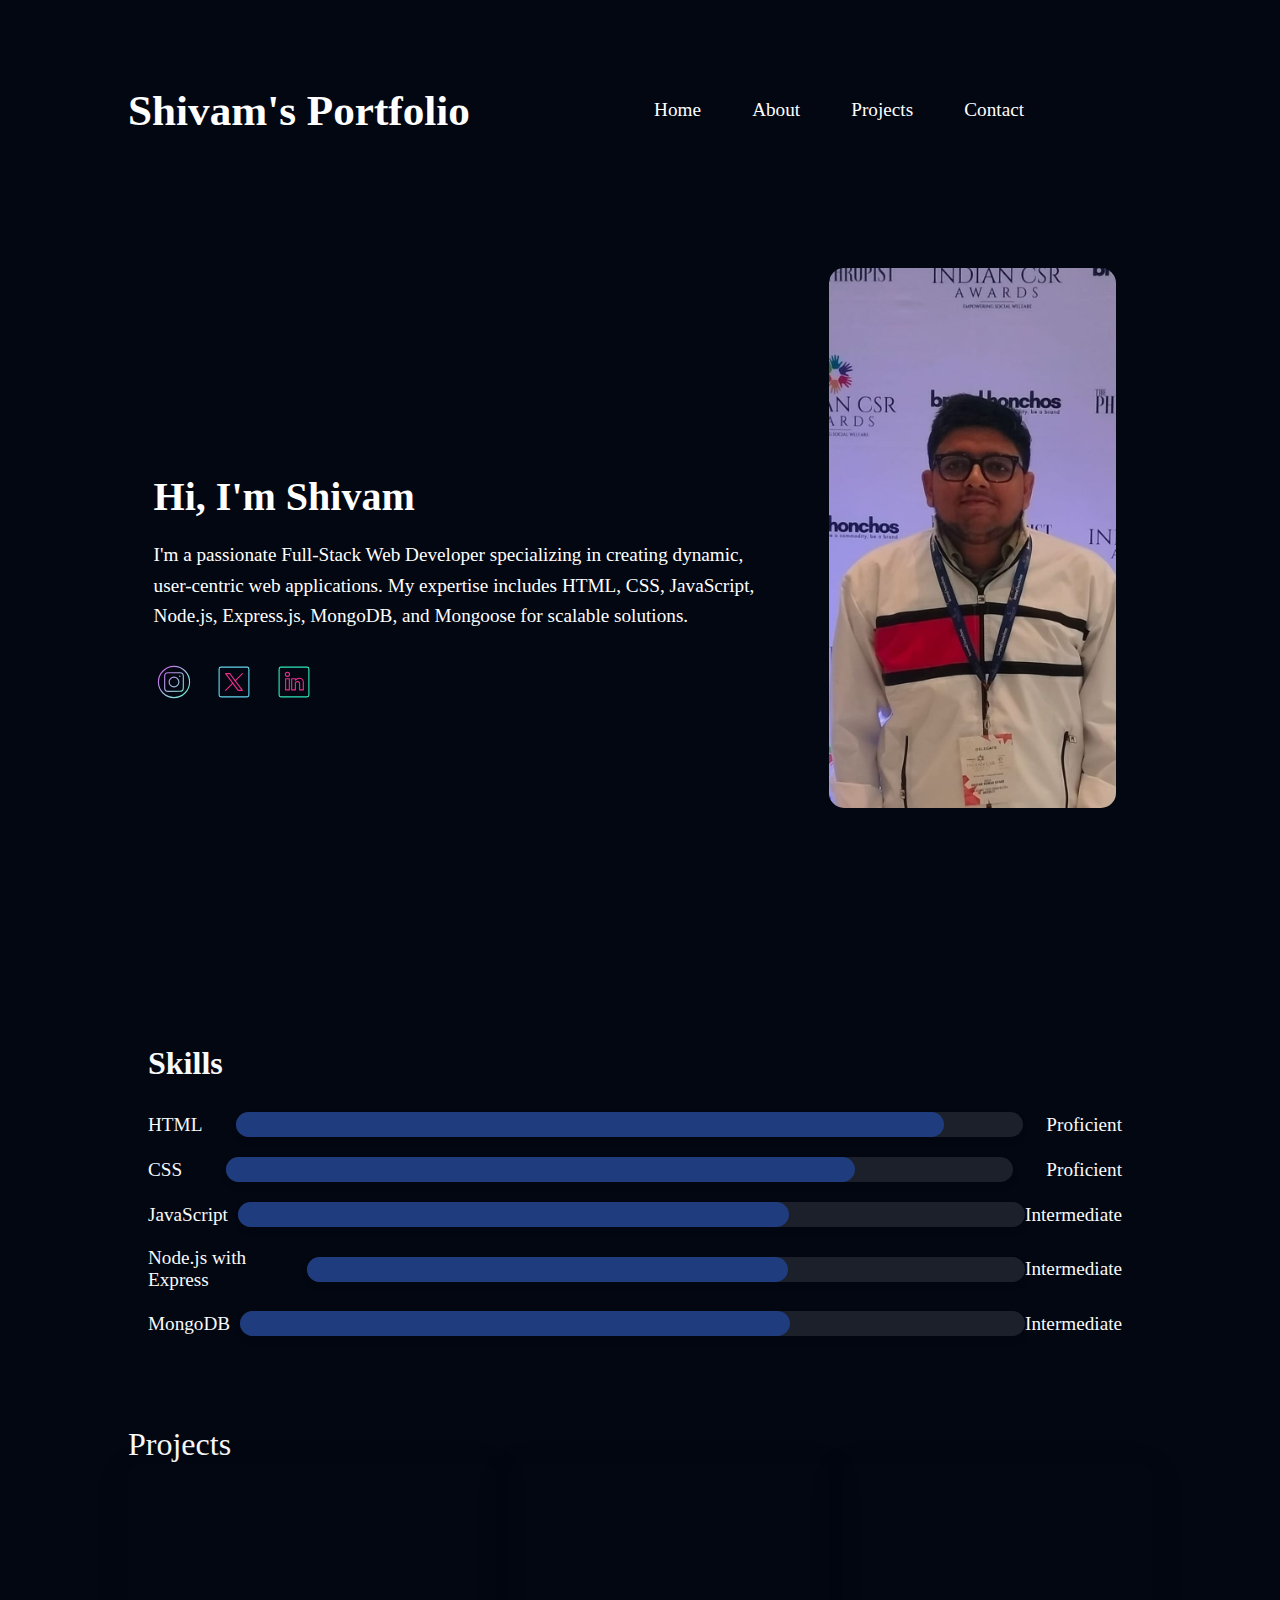
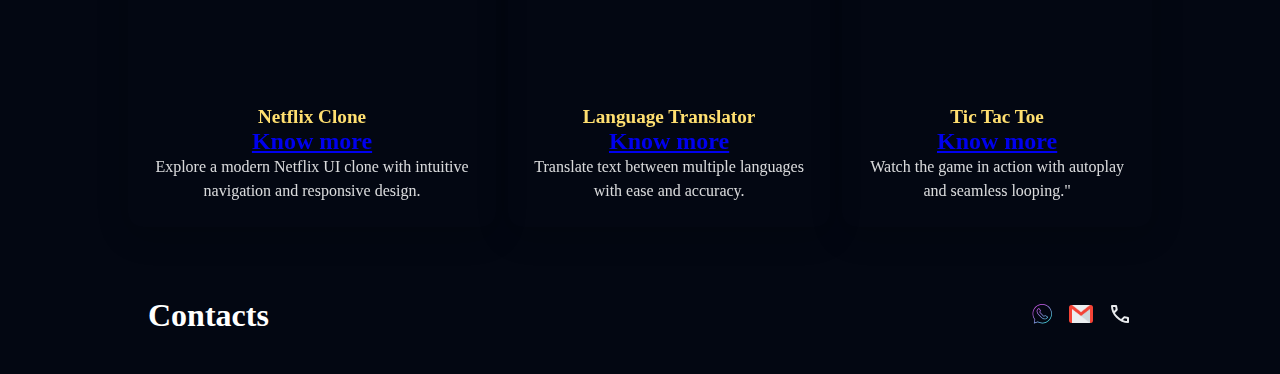
<file: index.html>
<!DOCTYPE html>
<html lang="en">

<head>
    <meta charset="UTF-8">
    <meta name="viewport" content="width=device-width, initial-scale=1.0">
    <title>Portfolio by Shivam</title>
    <link rel="stylesheet" href="home.css">
    <script src="script.js"></script>
    

</head>

<body>
    <!-- Navigation Section -->
    <nav>
        <h2>Shivam's Portfolio</h2>
        <ul class="nav">
            <li><a href="#">Home</a></li>
            <li><a href="#about" aria-label="About Section">About</a></li>
            <li><a href="#projects" aria-label="Projects Section">Projects</a></li>
            <li><a href="./contact.html" aria-label="Contact Section">Contact</a></li>
        </ul>
    </nav>

    <!-- Hero Section -->
    <section id="about">
        <div class="hero">
            <div class="main">
                <h1>Hi, I'm Shivam</h1>
                <p>
                    I'm a passionate Full-Stack Web Developer specializing in creating dynamic, user-centric web
                    applications.
                    My expertise includes HTML, CSS, JavaScript, Node.js, Express.js, MongoDB, and Mongoose for scalable
                    solutions.
                </p>
                <div class="socialMediaIcons">
                    <a href="https://www.instagram.com/shivamkumarkhare" target="_blank" aria-label="Instagram Profile">
                        <img src="./images/instagramicon.svg" alt="Instagram Icon">
                    </a>
                    <a href="https://x.com/shivamkhare6762" target="_blank" aria-label="Twitter Profile">
                        <img src="./images/twitter.svg" alt="Twitter Icon">
                    </a>
                    <a href="https://linkedin.com" target="_blank" aria-label="LinkedIn Profile">
                        <img src="./images/linkedin.svg" alt="LinkedIn Icon">
                    </a>
                </div>
            </div>
            <div class="image">
                <img src="./images/PI.jpg" alt="Shivam's Profile Picture">
            </div>
        </div>
    </section>


    <!-- skill section -->
    <section id="skills">
        <h2>Skills</h2>
        <div class="skill">
            <span>HTML</span>
            <div class="loader">
                <div class="progress html-progress"></div>

            </div>
            <span>Proficient</span>

        </div>
        <div class="skill">
            <span>CSS</span>
            <div class="loader">
                <div class="progress css-progress"></div>
            </div>
            <span>Proficient</span>
        </div>
        <div class="skill">
            <span>JavaScript</span>
            <div class="loader">
                <div class="progress js-progress"></div>
            </div>
            <span>Intermediate</span>
        </div>
        <div class="skill">
            <span>Node.js with Express</span>
            <div class="loader">
                <div class="progress node-progress"></div>
            </div>
            <span>Intermediate</span>
        </div>
        <div class="skill">
            <span>MongoDB</span>
            <div class="loader">
                <div class="progress mongodb-progress"></div>
            </div>
            <span>Intermediate</span>
        </div>
    </section>

    <!-- Project section -->
    <section id="projects"></section>
        <span style="font-size: 2em;
        margin-bottom: 20px;padding-bottom: 20px;">Projects</span>
        <div id="Projects">
            <!-- card 1 -->
            <div class="card">
                <video src="https://res.cloudinary.com/dvvljjxge/video/upload/v1734074108/netflix_fzv6wv.mp4" autoplay loop muted class="card-image"></video>
            
            <div class="card-content">
                <span class="card-category">Netflix Clone</span>
                <h2 class="card-title"><a href="https://res.cloudinary.com/dvvljjxge/video/upload/v1734074108/netflix_fzv6wv.mp4"> Know more</a></h2>
            </div>
            <p class="card-description">Explore a modern Netflix UI clone with intuitive navigation and responsive design.</p>
            </div>
            <!-- card 2 -->
         <div class="card">
            <video src="https://res.cloudinary.com/dvvljjxge/video/upload/v1734074143/language_translator_qxoin2.mp4" autoplay loop muted class="card-image"></video>
           
            <div class="card-content">
                <span class="card-category">Language Translator </span>
                <h2 class="card-title"><a href="https://res.cloudinary.com/dvvljjxge/video/upload/v1734074143/language_translator_qxoin2.mp4"> Know more <br> </a></h2>
            </div>
            <p class="card-description">Translate text between multiple languages with ease and accuracy.</p>
            </div>
            <!-- card 3 -->
            <div class="card">
                <video src="https://res.cloudinary.com/dvvljjxge/video/upload/v1734074107/A_tic_tac_toe_xdyy8w.mp4" autoplay loop muted class="card-image"></video>
                <div class="card-content">
                    <span class="card-category">Tic Tac Toe   </span>
                    <h2 class="card-title"><a href="https://res.cloudinary.com/dvvljjxge/video/upload/v1734074107/A_tic_tac_toe_xdyy8w.mp4"> Know more</a></h2>
                </div>
                <p class="card-description">Watch the game in action with autoplay and seamless looping."</p>
            </div>
    
        </div>
    </section>


    <footer class="footer">
        <div class="footer-container">
            <p style="font-size: 2em;"> <b>Contacts</b></p>
            <div class="social-icons">
                <a href="https://wa.me/91000000000" target="_blank" title="Whatsapp">
                    <img src="./images/whatsapp.svg" alt="Whatsapp">
                </a>


                <a target="_blank" href="https://mail.google.com/mail/?view=cm&fs=1&to=shivamkhare6762@gmail.com" title="Gmail">
                    <img src="./images/gmail_732200.png" alt="gmail">
                </a>


                <a href="tel:+915634567872" title="call">
                    <img src="./images/call.svg" alt="Call">
                </a>
            </div>
        </div>
    </footer>

</body>

</html>
</file>
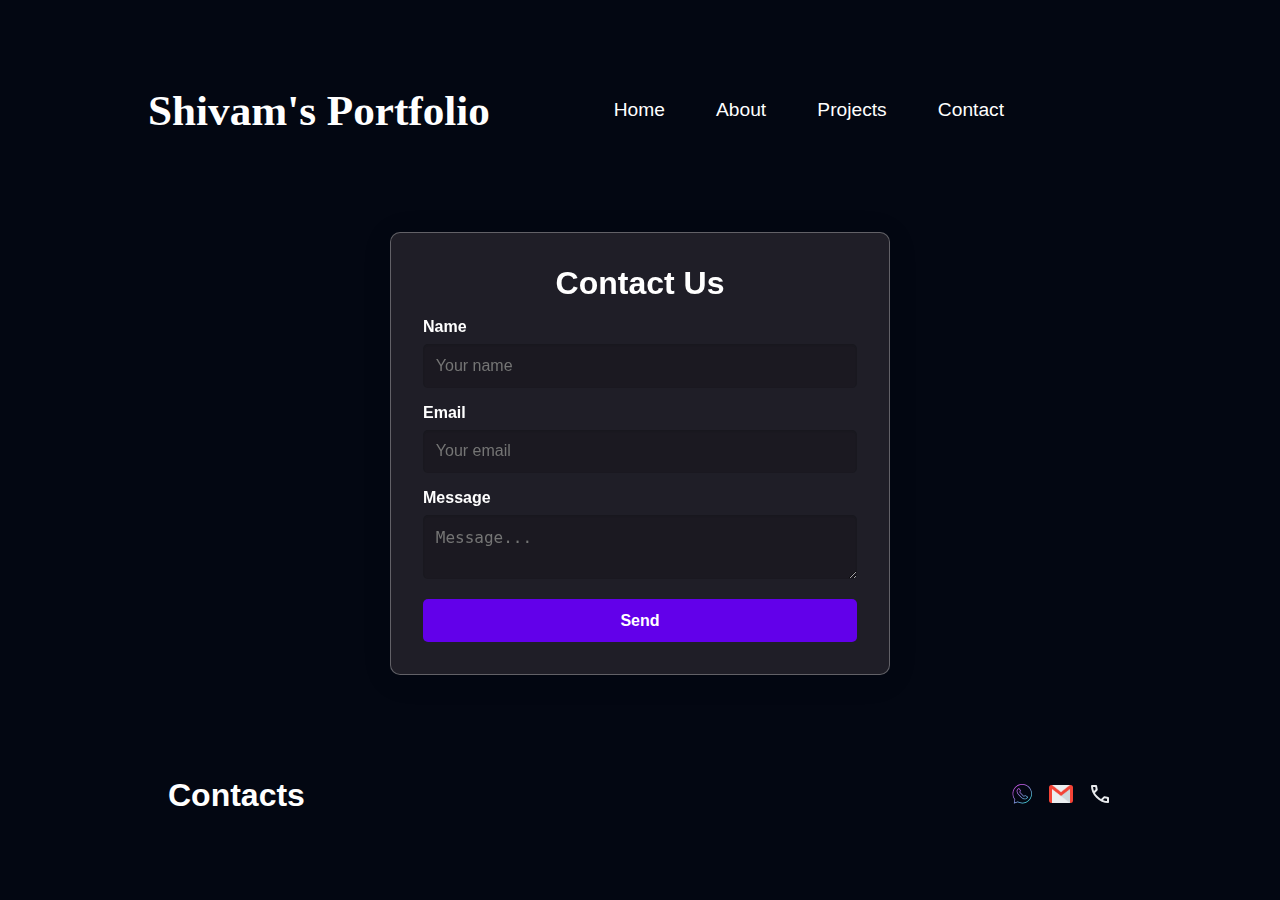
<file: contact.html>
<!DOCTYPE html>
<html lang="en">
<head>
    <meta charset="UTF-8">
    <meta name="viewport" content="width=device-width, initial-scale=1.0">
    <title>Contacts Page</title>
    <link rel="stylesheet" href="contactcss.css">
</head>
<body>
    <!-- Navigation Section -->
    <header>
        <nav>
            <h2>Shivam's Portfolio</h2>
            <ul class="nav">
                <li><a href="./index.html" aria-label="home Section">Home</a></li>
                <li><a href="./index.html#about" aria-label="About Section">About</a></li>
                <li><a href="./index.html#projects" aria-label="Projects Section">Projects</a></li>
                <li><a href="#contact" aria-label="Contact Section">Contact</a></li>
            </ul>
        </nav>
    </header>

    <!-- Contact Section -->
    <section class="contact-section">
        <form  class="contact-form">
            <h2>Contact Us</h2>
            <div>
                <label for="name">Name</label>
                <input id="name" type="text" placeholder="Your name" required>
            </div>
            <div>
                <label for="email">Email</label>
                <input id="email" type="email" placeholder="Your email" required>
            </div>
            <div>
                <label for="message">Message</label>
                <textarea id="message" placeholder="Message..." required></textarea>
            </div>
            <div>
                <button type="submit">Send</button>
            </div>
        </form>
    </section>

    <!-- Footer Section -->
    <footer class="footer">
        <div class="footer-container">
            <p style="font-size: 2em;"><b>Contacts</b></p>
            <div class="social-icons">
                <a href="#" title="Whatsapp">
                    <img src="./images/whatsapp.svg" alt="Whatsapp">
                </a>
                <a href="#" title="Gmail">
                    <img src="./images/gmail_732200.png" alt="Gmail">
                </a>
                <a href="#" title="Call">
                    <img src="./images/call.svg" alt="Call">
                </a>
            </div>
        </div>
    </footer>
    <script src="script.js"></script>
</body>
</html>
</file>
<file: home.css>
* {
    margin: 0;
    padding: 0;
}

html {
    height: 100%;
    width: 100%;
    box-sizing: border-box;
    background-color: rgb(3, 7, 18);
    color: #f9fafb;
    scroll-behavior: smooth;
}

body {
    width: 80%;
    margin: auto;
    padding: 20px;
    color: #f9fafb;
}

/* Navigation */
nav {
    height: 20vh;
    display: flex;
    justify-content: space-between;
    align-items: center;
}

nav ul {
    display: flex;
    column-gap: 4vw;
    margin-right: 10vw;
}

nav ul li {
    list-style: none;
}

nav ul li a {
    text-decoration: none;
    color: white;
    font-size: 1.2rem;
    display: inline-block; /* Ensure it's a block-level element for scaling */
    transition: transform 0.3s ease, color 0.3s ease; 
}

nav h2 {
    font-size: 2.7rem;
    font-family: 'Times New Roman', Times, serif;
    color: rgb(255, 255, 255);
}


nav ul li a:hover {
    transform: scale(1.1); /* Scales the element */
    color: #206c88; /* Change text color */
}


/* Hero Section */
.hero {
    display: flex;
    flex-wrap: wrap;
    justify-content: space-between;
}

.main {
    width: 60%;
    height: 75vh;
    display: flex;
    flex-direction: column;
    justify-content: center;
    text-align: left;
    padding: 50px 20px;
    max-width: 800px;
    margin: 0 auto;
    color: white;
}

.main h1 {
    font-size: 2.5rem;
    margin-bottom: 20px;
}

.main p {
    font-size: 1.2rem;
    line-height: 1.6;
    margin-bottom: 30px;
}

.socialMediaIcons {
    display: flex;
    justify-content: flex-start;
    gap: 20px;
}

.socialMediaIcons a {
    display: inline-block;
    width: 40px;
    height: 40px;
}

.socialMediaIcons img {
    width: 100%;
    height: 100%;
    object-fit: contain;
    transition: transform 0.3s ease;
}

.socialMediaIcons a:hover img {
    transform: scale(1.1);
}

.image {
    width: 35%;
    height: 75vh;
    display: flex;
    justify-content: center;
    align-items: start;
}

.image img {
    width: 80%;
    height: 80%;
    margin: auto;
    object-fit: cover;
    border-radius: 15px;
}

/* Project Section */
.card {
    max-width: 20rem;
    padding: 1.5rem;
    border-radius: 15px;
    backdrop-filter: blur(10px);
    box-shadow: 0 8px 32px rgba(0, 0, 0, 0.2);
    text-align: center;
    color: #fff;
    transition: transform 0.3s ease, box-shadow 0.3s ease;
}

.card:hover {
    transform: translateY(-10px);
    box-shadow: 0 12px 40px rgba(0, 0, 0, 0.3);
}

.card-image {
    width: 100%;
    height: 200px;
    border-radius: 12px;
    object-fit: cover;
    margin-bottom: 15px;
}

.card-category {
    font-size: 1.2em;
    font-weight: bold;
    color: #ffdf70;
}

.card-title {
    font-size: 1.5em;
    font-weight: bold;
}

.card-description {
    font-size: 1em;
    line-height: 1.5;
    color: rgba(255, 255, 255, 0.85);
}

#Projects {
    display: flex;
    gap: 12px;
}

/* Skills Section */
#skills {
    margin: 50px 0;
    padding: 20px;
}

#skills h2 {
    font-size: 2em;
    margin-bottom: 30px;
}

.skill {
    display: flex;
    justify-content: space-between;
    align-items: center;
    margin-bottom: 20px;
    width: 100%;
}

.skill span {
    font-size: 1.2em;
    margin-right: 10px;
}

.loader {
    width: 80%;
    height: 25px;
    background: rgba(255, 255, 255, 0.1);
    border-radius: 15px;
    position: relative;
    box-shadow: 0 4px 6px rgba(0, 0, 0, 0.1);
}

.progress {
    height: 100%;
    border-radius: 15px;
}

.html-progress {
    width: 90%;
    background-color: #1f3c7f;
}

.css-progress {
    width: 80%;
    background-color: #1f3c7f;
}

.js-progress {
    width: 70%;
    background-color: #1f3c7f;
}

.node-progress {
    width: 67%;
    background-color: #1f3c7f;
}

.mongodb-progress {
    width: 70%;
    background-color: #1f3c7f;
}

/* Footer */
.footer {
    background-color: transparent;
    border-radius: 15px;
    color: white;
    padding: 20px 0;
    text-align: center;
    margin-top: 50px;
}

.footer-container {
    display: flex;
    justify-content: space-between;
    align-items: center;
    max-width: 1200px;
    margin: 0 auto;
    padding: 0 20px;
}

.footer p {
    margin: 0;
}

.social-icons {
    display: flex;
    gap: 15px;
}

.social-icons a img {
    width: 24px;
    height: 24px;
    transition: transform 0.3s;
}

.social-icons a:hover img {
    transform: scale(1.1);
}
</file>
<file: contactcss.css>
/* Global Styles */
* {
    margin: 0;
    padding: 0;
    box-sizing: border-box;
}

html {
    height: 100%;
    width: 100%;
    background-color: rgb(3, 7, 18);
    color: #f9fafb;
   
}

body {
    width: 80%;
    margin: auto;
    padding: 20px;
    color: #f9fafb;
    font-family: Arial, sans-serif;
}

/* Navigation Styles */
nav {
    height: 20vh;
    display: flex;
    justify-content: space-between;
    align-items: center;
}

nav ul {
    display: flex;
    column-gap: 4vw;
    margin-right: 10vw;
}

nav ul li {
    list-style: none;
}

nav ul li a {
    text-decoration: none;
    color: white;
    font-size: 1.2rem;
}
nav ul li a {
    text-decoration: none;
    color: white;
    font-size: 1.2rem;
    display: inline-block; /* Ensure it's a block-level element for scaling */
    transition: transform 0.3s ease, color 0.3s ease; 
}
nav ul li a:hover {
    transform: scale(1.1); /* Scales the element */
    color: #206c88; /* Change text color */
}


nav h2 {
    font-size: 2.7rem;
    font-family: 'Times New Roman', Times, serif;
    color: white;
}

/* Contact Section Styles */
.contact-section {
    padding: 2rem;
}

.contact-form {
    width: 100%;
    max-width: 500px;
    padding: 2rem;
    background: rgba(255, 255, 255, 0.2);
    background-color: rgb(137 120 120 / 21%);
    backdrop-filter: blur(10px);
    border: 1px solid rgba(255, 255, 255, 0.3);
    border-radius: 10px;
    box-shadow: 0 4px 30px rgba(0, 0, 0, 0.1);
    margin: 0 auto;
}

.contact-form h2 {
    font-size: 2rem;
    font-weight: bold;
    margin-bottom: 1rem;
    text-align: center;
    color: #fff;
}

.contact-form label {
    display: block;
    margin-bottom: 0.5rem;
    font-weight: bold;
    color: #fff;
}

.contact-form input,
.contact-form textarea {
    width: 100%;
    padding: 0.8rem;
    margin-bottom: 1rem;
    border: none;
    border-radius: 5px;
    background: rgba(6, 0, 0, 0.157);
    box-shadow: inset 0 1px 2px rgba(0, 0, 0, 0.1);
    font-size: 1rem;
    color: #ffffff;
}

.contact-form input:focus,
.contact-form textarea:focus {
    outline: none;
    box-shadow: 0 0 0 3px rgba(98, 0, 234, 0.4);
}

.contact-form button {
    width: 100%;
    padding: 0.8rem;
    font-size: 1rem;
    font-weight: bold;
    border: none;
    border-radius: 5px;
    color: #fff;
    background: #6200ea;
    cursor: pointer;
    transition: background 0.3s ease;
}

.contact-form button:hover {
    background: #7b1fa2;
}

/* Footer Styles */
.footer {
    background-color: transparent;
    color: white;
    padding: 20px 0;
    text-align: center;
    margin-top: 50px;
    border-radius: 15px;
}

.footer-container {
    display: flex;
    justify-content: space-between;
    align-items: center;
    max-width: 1200px;
    margin: 0 auto;
    padding: 0 20px;
}

.social-icons {
    display: flex;
    gap: 15px;
}

.social-icons a img {
    width: 24px;
    height: 24px;
    transition: transform 0.3s, filter 0.3s;
}

.social-icons a:hover img {
    transform: scale(1.1);
}
</file>
